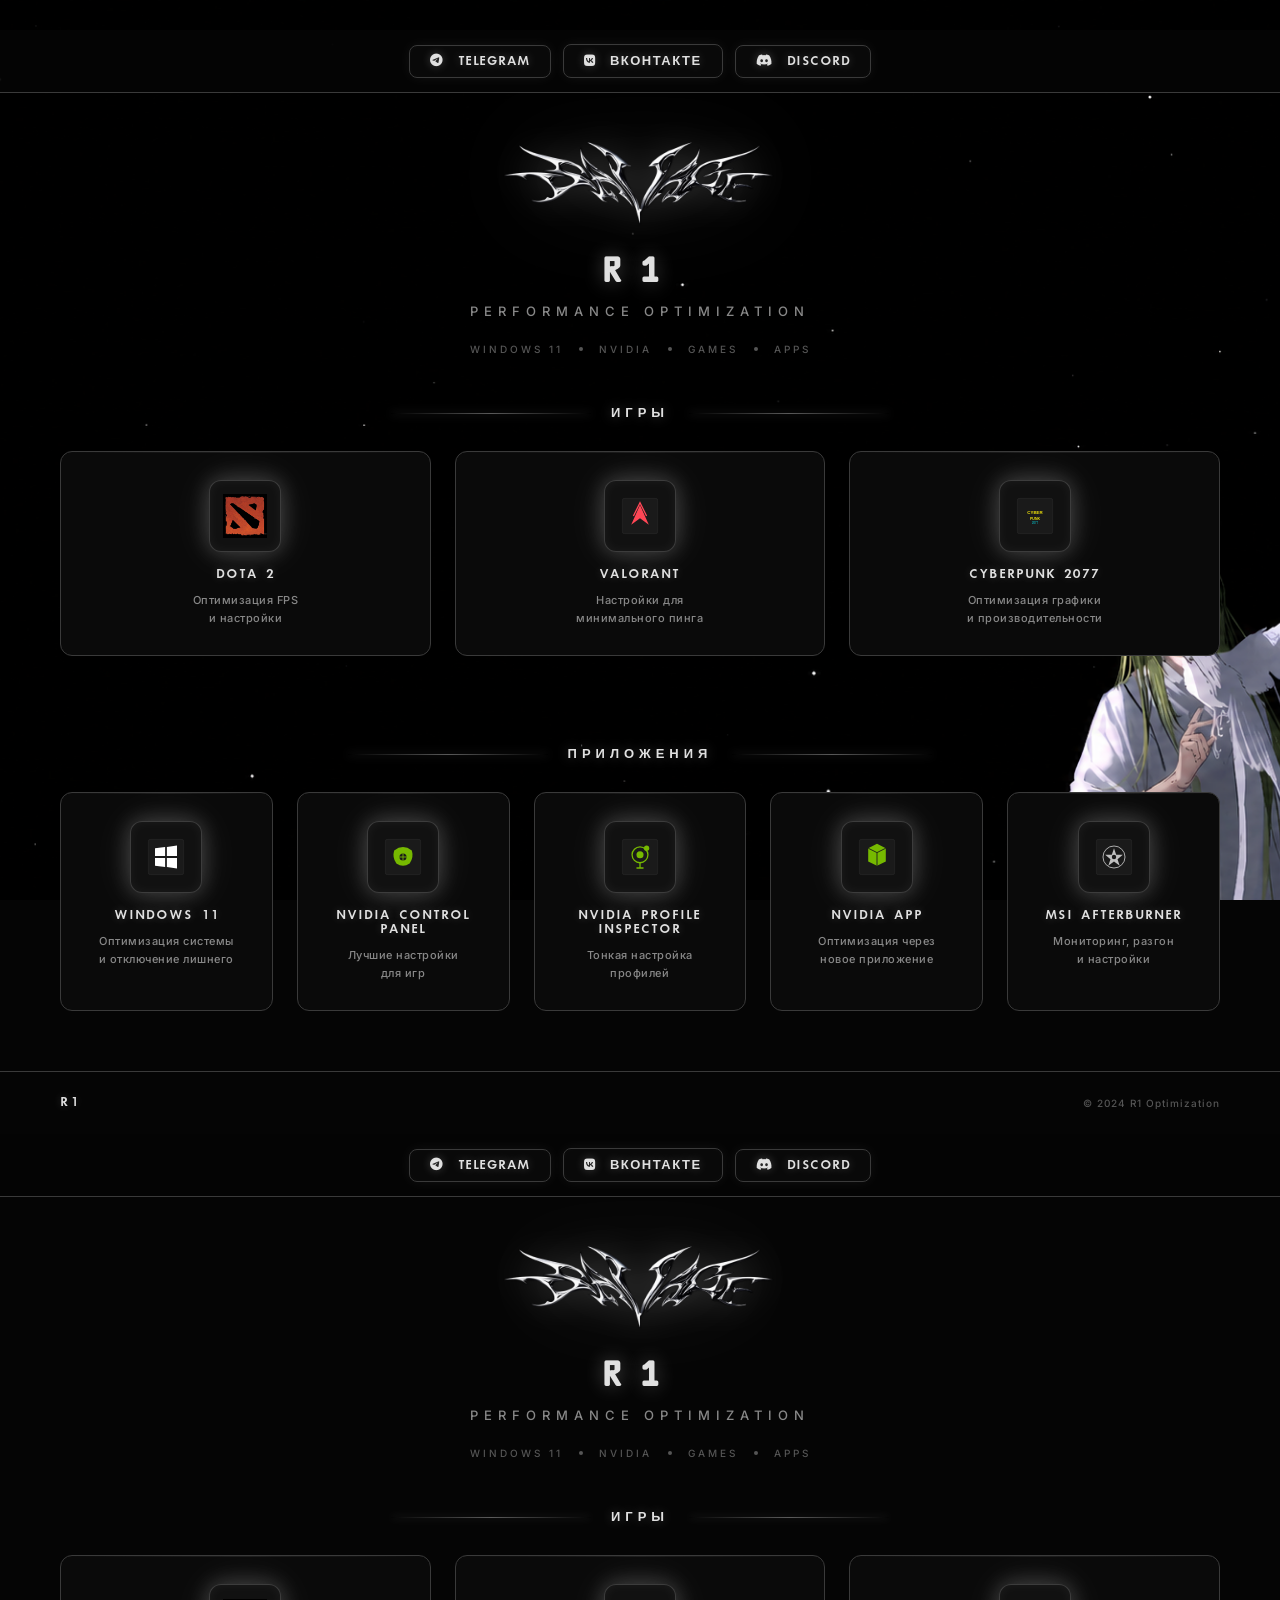
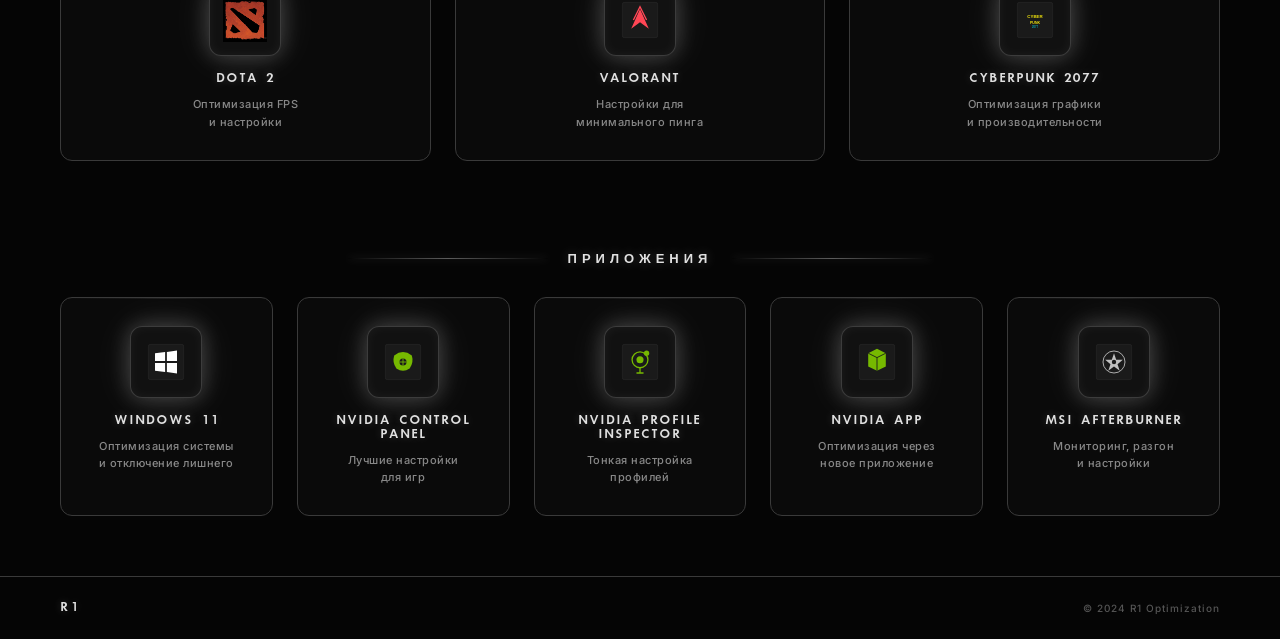
<file: index.html>
<!DOCTYPE html>
<html lang="ru">
<head>
    <meta charset="UTF-8">
    <meta name="viewport" content="width=device-width, initial-scale=1.0">
    <title>R1</title>
    <link rel="preconnect" href="https://fonts.googleapis.com">
    <link rel="preconnect" href="https://fonts.gstatic.com" crossorigin>
    <link href="https://fonts.googleapis.com/css2?family=Inter:wght@300;400;500;600;700&family=Orbitron:wght@400;500;600;700;800;900&display=swap" rel="stylesheet">
    <link rel="stylesheet" href="https://cdnjs.cloudflare.com/ajax/libs/font-awesome/6.4.0/css/all.min.css">
    
    <style>
        @font-face {
            font-family: 'UB Future';
            src: url('UB-Future_Bold.otf') format('opentype');
            font-weight: 700;
            font-display: swap;
        }

        @font-face {
            font-family: 'SchriftXP';
            src: url('FE-SchriftXP-Regular.otf') format('opentype');
            font-weight: 400;
            font-display: swap;
        }

        * { margin: 0; padding: 0; box-sizing: border-box; }

        :root {
            --bg-primary: #050505;
            --bg-card: #0a0a0a;
            --bg-card-hover: #111111;
            --border-color: #3a3a3a;
            --border-hover: #6a6a6a;
            --text-primary: #e0e0e0;
            --text-secondary: #888888;
            --text-muted: #555555;
            --accent: #c0c0c0;
            --accent-glow: rgba(192, 192, 192, 0.1);
            --font-primary: 'Inter', sans-serif;
            --font-display: 'UB Future', 'Orbitron', sans-serif;
        }

        body {
            font-family: var(--font-primary);
            font-weight: 500;
            background-color: var(--bg-primary);
            color: var(--text-primary);
            min-height: 100vh;
            overflow-x: hidden;
            background-image: url('pon.png');
            background-size: cover; background-position: center;
            background-attachment: fixed;
            padding-top: 30px;
        }

        /* ===== ШАПКА ===== */
        .navbar {
            display: flex;
            align-items: center;
            justify-content: center;
            gap: 12px;
            padding: 14px 40px;
            border-bottom: 1px solid var(--border-color);
            background: rgba(5, 5, 5, 0.85);
            backdrop-filter: blur(12px);
            position: relative;
            z-index: 100;
            flex-wrap: wrap;
        }

        .nav-link {
            font-family: var(--font-display);
            font-size: 13px;
            font-weight: 700;
            letter-spacing: 1.5px;
            color: var(--text-primary);
            text-decoration: none;
            padding: 8px 20px;
            border: 1px solid var(--border-color);
            border-radius: 8px;
            transition: all 0.3s ease;
            background: rgba(255,255,255,0.02);
            text-transform: uppercase;
            position: relative;
            cursor: pointer;
            text-shadow: 0 0 10px rgba(255,255,255,0.25);
        }

        .nav-link {
            box-shadow: 0 0 14px rgba(255,255,255,0.06), inset 0 0 8px rgba(255,255,255,0.02);
        }

        .nav-link:hover {
            color: var(--text-primary);
            border-color: var(--border-hover);
            transform: translateY(-2px);
            box-shadow: 0 0 24px rgba(255,255,255,0.12);
        }

        .nav-link.telegram:hover {
            border-color: #0088cc;
            box-shadow: 0 0 25px rgba(0, 136, 204, 0.15);
        }

        .nav-link.vk:hover {
            border-color: #4c75a3;
            box-shadow: 0 0 25px rgba(76, 117, 163, 0.15);
        }

        .nav-link.discord:hover {
            border-color: #5865f2;
            box-shadow: 0 0 25px rgba(88, 101, 242, 0.15);
        }

        /* ===== HERO ===== */
        .hero {
            display: flex; flex-direction: column; align-items: center; justify-content: center;
            padding: 40px 20px 20px; text-align: center; position: relative;
        }

        .hero-logo-img {
            width: 280px; max-width: 70vw; margin-bottom: 16px;
            filter: drop-shadow(0 0 18px rgba(255,255,255,0.25)) drop-shadow(0 0 45px rgba(255,255,255,0.12));
            z-index: 2;
        }

        .hero-title {
            font-family: 'SchriftXP', var(--font-display);
            font-size: 40px; font-weight: 700; letter-spacing: 20px; margin-bottom: 12px;
            color: var(--text-primary);
            text-shadow: 0 0 20px rgba(255,255,255,0.3);
        }

        .hero-subtitle {
            font-size: 13px; font-weight: 500; letter-spacing: 6px; text-transform: uppercase;
            color: var(--text-secondary); margin-bottom: 24px;
        }

        .hero-tags {
            display: flex; gap: 16px; align-items: center;
            font-size: 10px; letter-spacing: 3px; text-transform: uppercase;
            color: var(--text-muted);
        }

        .hero-tags .dot { width: 4px; height: 4px; background: var(--text-muted); border-radius: 50%; }

        /* ===== DIVIDER ===== */
        .section-divider {
            display: flex; align-items: center; justify-content: center;
            gap: 20px; padding: 30px 20px; position: relative;
        }

        .section-divider::before, .section-divider::after {
            content: ''; flex: 1; max-width: 200px; height: 1px;
            background: linear-gradient(90deg, transparent, rgba(255,255,255,0.35), transparent);
            box-shadow: 0 0 8px rgba(255,255,255,0.25);
        }

        .section-divider span {
            font-family: var(--font-display);
            font-size: 13px; letter-spacing: 5px; text-transform: uppercase;
            color: var(--text-primary);
            font-weight: 700;
            text-shadow: 0 0 12px rgba(255,255,255,0.25);
        }

        /* ===== CARDS ===== */
        .cards-section { padding: 0 60px 60px; max-width: 1400px; margin: 0 auto; }

        .cards-grid { display: grid; gap: 24px; }
        .games-grid { grid-template-columns: repeat(3, 1fr); }
        .apps-grid { grid-template-columns: repeat(5, 1fr); }

        .card {
            background: var(--bg-card);
            border: 1px solid var(--border-color);
            border-radius: 12px;
            padding: 28px 18px;
            text-align: center;
            cursor: pointer;
            transition: all 0.4s cubic-bezier(0.4, 0, 0.2, 1);
            position: relative;
            overflow: hidden;
            opacity: 0;
            animation: fadeInUp 0.6s ease forwards;
        }

        .card:nth-child(1) { animation-delay: 0.05s; }
        .card:nth-child(2) { animation-delay: 0.1s; }
        .card:nth-child(3) { animation-delay: 0.15s; }
        .card:nth-child(4) { animation-delay: 0.2s; }
        .card:nth-child(5) { animation-delay: 0.25s; }
        .card:nth-child(6) { animation-delay: 0.3s; }
        .card:nth-child(7) { animation-delay: 0.35s; }
        .card:nth-child(8) { animation-delay: 0.4s; }

        .card::before {
            content: ''; position: absolute; top: 0; left: 0; right: 0; height: 1px;
            background: linear-gradient(90deg, transparent, rgba(255,255,255,0.08), transparent);
        }

        .card:hover {
            background: var(--bg-card-hover);
            border-color: var(--border-hover);
            transform: translateY(-4px);
            box-shadow: 0 20px 40px rgba(0,0,0,0.4);
        }

        .card-icon {
            width: 72px; height: 72px; margin: 0 auto 16px;
            display: flex; align-items: center; justify-content: center;
            border-radius: 12px; background: rgba(255,255,255,0.03);
            border: 1px solid rgba(255,255,255,0.18);
            box-shadow: 0 0 22px rgba(255,255,255,0.22), 0 0 45px rgba(255,255,255,0.1), inset 0 0 12px rgba(255,255,255,0.05);
            transition: all 0.3s ease;
        }

        .card:hover .card-icon {
            border-color: var(--border-hover);
            box-shadow: 0 0 34px rgba(255,255,255,0.32), 0 0 60px rgba(255,255,255,0.15), inset 0 0 14px rgba(255,255,255,0.08);
        }

        .card-icon svg, .card-icon img { width: 44px; height: 44px; object-fit: contain; }

        .card-title {
            font-family: var(--font-display);
            font-size: 13px; font-weight: 700; letter-spacing: 2px;
            margin-bottom: 10px; color: var(--text-primary);
            text-shadow: 0 0 10px rgba(255,255,255,0.2);
        }

        .card-desc {
            font-size: 11px; line-height: 1.6; color: var(--text-secondary); letter-spacing: 0.5px;
        }

        /* ===== FOOTER ===== */
        .footer {
            border-top: 1px solid var(--border-color);
            padding: 24px 60px;
            display: flex;
            align-items: center;
            justify-content: space-between;
        }

        .footer-logo {
            font-family: var(--font-display);
            font-size: 13px; font-weight: 700; letter-spacing: 3px; color: var(--text-primary);
            text-shadow: 0 0 10px rgba(255,255,255,0.2);
        }

        .footer-copy { font-size: 10px; color: var(--text-muted); letter-spacing: 1px; }

        /* ===== ANIMATIONS ===== */
        @keyframes fadeInUp {
            from { opacity: 0; transform: translateY(30px); }
            to { opacity: 1; transform: translateY(0); }
        }

        /* ===== RESPONSIVE ===== */
        @media (max-width: 1200px) { .apps-grid { grid-template-columns: repeat(3, 1fr); } }
        @media (max-width: 992px) { .games-grid { grid-template-columns: repeat(2, 1fr); } .apps-grid { grid-template-columns: repeat(2, 1fr); } }
        @media (max-width: 768px) {
            .navbar { padding: 12px 20px; gap: 8px; }
            .nav-link { font-size: 11px; padding: 6px 14px; letter-spacing: 1px; }
            .hero-title { font-size: 28px; letter-spacing: 12px; }
            .hero-subtitle { font-size: 11px; letter-spacing: 4px; }
            .cards-section { padding: 0 24px 40px; }
            .cards-grid { gap: 16px; }
            .card { padding: 20px 14px; }
            .footer { flex-direction: column; gap: 12px; text-align: center; padding: 20px; }
        }
        @media (max-width: 480px) {
            .games-grid, .apps-grid { grid-template-columns: 1fr; }
            .hero-tags { flex-wrap: wrap; justify-content: center; }
            .hero-logo-img { width: 200px; }
            .navbar { gap: 6px; }
            .nav-link { font-size: 10px; padding: 4px 10px; letter-spacing: 0.5px; }
        }
    </style>
</head>
<body>

    <!-- ===== ШАПКА ===== -->
    <nav class="navbar">
        <a href="https://t.me/tiredR1mty" target="_blank" class="nav-link telegram">
            <i class="fab fa-telegram-plane" style="margin-right: 6px;"></i> Telegram
        </a>
        <a href="https://vk.ru/r1mtyqwe" target="_blank" class="nav-link vk">
            <i class="fab fa-vk" style="margin-right: 6px;"></i> ВКонтакте
        </a>
        <a href="https://discord.gg/tMqzze3SBf" target="_blank" class="nav-link discord">
            <i class="fab fa-discord" style="margin-right: 6px;"></i> Discord
        </a>
    </nav>

    <!-- HERO -->
    <section class="hero">
        <img src="fon.png" alt="R1 Logo" class="hero-logo-img">
        <h1 class="hero-title">R1</h1>
        <p class="hero-subtitle">Performance Optimization</p>
        <div class="hero-tags">
            <span>Windows 11</span><span class="dot"></span>
            <span>NVIDIA</span><span class="dot"></span>
            <span>Games</span><span class="dot"></span>
            <span>Apps</span>
        </div>
    </section>

    <!-- ===== ИГРЫ ===== -->
    <div class="section-divider">
        <span>Игры</span>
    </div>

    <section class="cards-section">
        <div class="cards-grid games-grid">
            <!-- Dota 2 -->
            <a href="dota.html" style="text-decoration: none; color: inherit; display: block;">
                <div class="card">
                    <div class="card-icon">
                        <img src="dota.jpg" alt="Dota 2 Icon" onerror="this.style.display='none'; this.parentElement.innerHTML='&lt;span style=&quot;font-size:22px;font-weight:700;color:#e74c3c;&quot;&gt;DOTA&lt;/span&gt;'">
                    </div>
                    <h3 class="card-title">DOTA 2</h3>
                    <p class="card-desc">Оптимизация FPS<br>и настройки</p>
                </div>
            </a>

            <!-- Valorant -->
            <div class="card">
                <div class="card-icon">
                    <svg viewBox="0 0 100 100" width="44" height="44">
                        <rect x="10" y="10" width="80" height="80" rx="4" fill="#1a1a1a" stroke="#333" stroke-width="1"/>
                        <path d="M30 70 L50 25 L70 70 L50 55 Z" fill="#ff4655"/>
                        <path d="M35 50 L50 20 L65 50" fill="none" stroke="#ff4655" stroke-width="3"/>
                    </svg>
                </div>
                <h3 class="card-title">VALORANT</h3>
                <p class="card-desc">Настройки для<br>минимального пинга</p>
            </div>

            <!-- Cyberpunk -->
            <div class="card">
                <div class="card-icon">
                    <svg viewBox="0 0 100 100" width="44" height="44">
                        <rect x="10" y="10" width="80" height="80" rx="4" fill="#1a1a1a" stroke="#333" stroke-width="1"/>
                        <text x="50" y="45" text-anchor="middle" fill="#fcee0a" font-family="Arial" font-size="10" font-weight="bold">CYBER</text>
                        <text x="50" y="58" text-anchor="middle" fill="#fcee0a" font-family="Arial" font-size="8" font-weight="bold">PUNK</text>
                        <text x="50" y="68" text-anchor="middle" fill="#00f0ff" font-family="Arial" font-size="6">2077</text>
                    </svg>
                </div>
                <h3 class="card-title">CYBERPUNK 2077</h3>
                <p class="card-desc">Оптимизация графики<br>и производительности</p>
            </div>
        </div>
    </section>

    <!-- ===== ПРИЛОЖЕНИЯ ===== -->
    <div class="section-divider">
        <span>Приложения</span>
    </div>

    <section class="cards-section">
        <div class="cards-grid apps-grid">
            <!-- Windows 11 -->
            <div class="card">
                <div class="card-icon">
                    <svg viewBox="0 0 100 100" width="44" height="44">
                        <rect x="10" y="10" width="80" height="80" rx="4" fill="#1a1a1a" stroke="#333" stroke-width="1"/>
                        <path d="M25 30 L48 27 L48 48 L25 48 Z" fill="white"/>
                        <path d="M52 27 L75 24 L75 48 L52 48 Z" fill="white"/>
                        <path d="M25 52 L48 52 L48 73 L25 70 Z" fill="white"/>
                        <path d="M52 52 L75 52 L75 76 L52 73 Z" fill="white"/>
                    </svg>
                </div>
                <h3 class="card-title">WINDOWS 11</h3>
                <p class="card-desc">Оптимизация системы<br>и отключение лишнего</p>
            </div>

            <!-- NVIDIA Control Panel -->
            <div class="card">
                <div class="card-icon">
                    <svg viewBox="0 0 100 100" width="44" height="44">
                        <rect x="10" y="10" width="80" height="80" rx="4" fill="#1a1a1a" stroke="#333" stroke-width="1"/>
                        <path d="M30 35 Q50 20 70 35 Q75 50 65 65 Q50 75 35 65 Q25 50 30 35" fill="#76b900"/>
                        <circle cx="50" cy="50" r="8" fill="#1a1a1a"/>
                        <path d="M50 42 L50 58 M42 50 L58 50" stroke="#76b900" stroke-width="2"/>
                    </svg>
                </div>
                <h3 class="card-title">NVIDIA CONTROL PANEL</h3>
                <p class="card-desc">Лучшие настройки<br>для игр</p>
            </div>

            <!-- NVIDIA Profile Inspector -->
            <div class="card">
                <div class="card-icon">
                    <svg viewBox="0 0 100 100" width="44" height="44">
                        <rect x="10" y="10" width="80" height="80" rx="4" fill="#1a1a1a" stroke="#333" stroke-width="1"/>
                        <circle cx="50" cy="45" r="18" fill="none" stroke="#76b900" stroke-width="3"/>
                        <circle cx="50" cy="45" r="8" fill="#76b900"/>
                        <line x1="50" y1="63" x2="50" y2="75" stroke="#76b900" stroke-width="3"/>
                        <line x1="42" y1="75" x2="58" y2="75" stroke="#76b900" stroke-width="3"/>
                        <circle cx="65" cy="30" r="6" fill="#76b900"/>
                    </svg>
                </div>
                <h3 class="card-title">NVIDIA PROFILE INSPECTOR</h3>
                <p class="card-desc">Тонкая настройка<br>профилей</p>
            </div>

            <!-- NVIDIA App -->
            <div class="card">
                <div class="card-icon">
                    <svg viewBox="0 0 100 100" width="44" height="44">
                        <rect x="10" y="10" width="80" height="80" rx="4" fill="#1a1a1a" stroke="#333" stroke-width="1"/>
                        <path d="M30 30 L50 20 L70 30 L70 60 L50 70 L30 60 Z" fill="#76b900"/>
                        <path d="M30 30 L50 40 L70 30" fill="none" stroke="#1a1a1a" stroke-width="2"/>
                        <path d="M50 40 L50 70" fill="none" stroke="#1a1a1a" stroke-width="2"/>
                    </svg>
                </div>
                <h3 class="card-title">NVIDIA APP</h3>
                <p class="card-desc">Оптимизация через<br>новое приложение</p>
            </div>

            <!-- MSI Afterburner -->
            <div class="card">
                <div class="card-icon">
                    <svg viewBox="0 0 100 100" width="44" height="44">
                        <rect x="10" y="10" width="80" height="80" rx="4" fill="#1a1a1a" stroke="#333" stroke-width="1"/>
                        <circle cx="50" cy="50" r="25" fill="none" stroke="#c0c0c0" stroke-width="2"/>
                        <path d="M50 30 L55 45 L70 45 L58 55 L63 70 L50 60 L37 70 L42 55 L30 45 L45 45 Z" fill="#c0c0c0"/>
                        <circle cx="50" cy="50" r="5" fill="#1a1a1a"/>
                    </svg>
                </div>
                <h3 class="card-title">MSI AFTERBURNER</h3>
                <p class="card-desc">Мониторинг, разгон<br>и настройки</p>
            </div>
        </div>
    </section>

    <!-- ===== FOOTER ===== -->
    <footer class="footer">
        <div class="footer-logo">R1</div>
        <div class="footer-copy">© 2024 R1 Optimization</div>
    </footer>

    <script src="script.js"></script>
</body>
</html><!DOCTYPE html>
<html lang="ru">
<head>
    <meta charset="UTF-8">
    <meta name="viewport" content="width=device-width, initial-scale=1.0">
    <title>R1</title>
    <link rel="preconnect" href="https://fonts.googleapis.com">
    <link rel="preconnect" href="https://fonts.gstatic.com" crossorigin>
    <link href="https://fonts.googleapis.com/css2?family=Inter:wght@300;400;500;600;700&family=Orbitron:wght@400;500;600;700;800;900&display=swap" rel="stylesheet">
    <link rel="stylesheet" href="https://cdnjs.cloudflare.com/ajax/libs/font-awesome/6.4.0/css/all.min.css">
    
    <style>
        @font-face {
            font-family: 'UB Future';
            src: url('UB-Future_Bold.otf') format('opentype');
            font-weight: 700;
            font-display: swap;
        }

        @font-face {
            font-family: 'SchriftXP';
            src: url('FE-SchriftXP-Regular.otf') format('opentype');
            font-weight: 400;
            font-display: swap;
        }

        * { margin: 0; padding: 0; box-sizing: border-box; }

        :root {
            --bg-primary: #050505;
            --bg-card: #0a0a0a;
            --bg-card-hover: #111111;
            --border-color: #3a3a3a;
            --border-hover: #6a6a6a;
            --text-primary: #e0e0e0;
            --text-secondary: #888888;
            --text-muted: #555555;
            --accent: #c0c0c0;
            --accent-glow: rgba(192, 192, 192, 0.1);
            --font-primary: 'Inter', sans-serif;
            --font-display: 'UB Future', 'Orbitron', sans-serif;
        }

        body {
            font-family: var(--font-primary);
            font-weight: 500;
            background-color: var(--bg-primary);
            color: var(--text-primary);
            min-height: 100vh;
            overflow-x: hidden;
            background-image: url('pon.png');
            background-size: cover; background-position: center;
            background-attachment: fixed;
            padding-top: 30px;
        }

        /* ===== ШАПКА ===== */
        .navbar {
            display: flex;
            align-items: center;
            justify-content: center;
            gap: 12px;
            padding: 14px 40px;
            border-bottom: 1px solid var(--border-color);
            background: rgba(5, 5, 5, 0.85);
            backdrop-filter: blur(12px);
            position: relative;
            z-index: 100;
            flex-wrap: wrap;
        }

        .nav-link {
            font-family: var(--font-display);
            font-size: 13px;
            font-weight: 700;
            letter-spacing: 1.5px;
            color: var(--text-primary);
            text-decoration: none;
            padding: 8px 20px;
            border: 1px solid var(--border-color);
            border-radius: 8px;
            transition: all 0.3s ease;
            background: rgba(255,255,255,0.02);
            text-transform: uppercase;
            position: relative;
            cursor: pointer;
            text-shadow: 0 0 10px rgba(255,255,255,0.25);
        }

        .nav-link {
            box-shadow: 0 0 14px rgba(255,255,255,0.06), inset 0 0 8px rgba(255,255,255,0.02);
        }

        .nav-link:hover {
            color: var(--text-primary);
            border-color: var(--border-hover);
            transform: translateY(-2px);
            box-shadow: 0 0 24px rgba(255,255,255,0.12);
        }

        .nav-link.telegram:hover {
            border-color: #0088cc;
            box-shadow: 0 0 25px rgba(0, 136, 204, 0.15);
        }

        .nav-link.vk:hover {
            border-color: #4c75a3;
            box-shadow: 0 0 25px rgba(76, 117, 163, 0.15);
        }

        .nav-link.discord:hover {
            border-color: #5865f2;
            box-shadow: 0 0 25px rgba(88, 101, 242, 0.15);
        }

        /* ===== HERO ===== */
        .hero {
            display: flex; flex-direction: column; align-items: center; justify-content: center;
            padding: 40px 20px 20px; text-align: center; position: relative;
        }

        .hero-logo-img {
            width: 280px; max-width: 70vw; margin-bottom: 16px;
            filter: drop-shadow(0 0 18px rgba(255,255,255,0.25)) drop-shadow(0 0 45px rgba(255,255,255,0.12));
            z-index: 2;
        }

        .hero-title {
            font-family: 'SchriftXP', var(--font-display);
            font-size: 40px; font-weight: 700; letter-spacing: 20px; margin-bottom: 12px;
            color: var(--text-primary);
            text-shadow: 0 0 20px rgba(255,255,255,0.3);
        }

        .hero-subtitle {
            font-size: 13px; font-weight: 500; letter-spacing: 6px; text-transform: uppercase;
            color: var(--text-secondary); margin-bottom: 24px;
        }

        .hero-tags {
            display: flex; gap: 16px; align-items: center;
            font-size: 10px; letter-spacing: 3px; text-transform: uppercase;
            color: var(--text-muted);
        }

        .hero-tags .dot { width: 4px; height: 4px; background: var(--text-muted); border-radius: 50%; }

        /* ===== DIVIDER ===== */
        .section-divider {
            display: flex; align-items: center; justify-content: center;
            gap: 20px; padding: 30px 20px; position: relative;
        }

        .section-divider::before, .section-divider::after {
            content: ''; flex: 1; max-width: 200px; height: 1px;
            background: linear-gradient(90deg, transparent, rgba(255,255,255,0.35), transparent);
            box-shadow: 0 0 8px rgba(255,255,255,0.25);
        }

        .section-divider span {
            font-family: var(--font-display);
            font-size: 13px; letter-spacing: 5px; text-transform: uppercase;
            color: var(--text-primary);
            font-weight: 700;
            text-shadow: 0 0 12px rgba(255,255,255,0.25);
        }

        /* ===== CARDS ===== */
        .cards-section { padding: 0 60px 60px; max-width: 1400px; margin: 0 auto; }

        .cards-grid { display: grid; gap: 24px; }
        .games-grid { grid-template-columns: repeat(3, 1fr); }
        .apps-grid { grid-template-columns: repeat(5, 1fr); }

        .card {
            background: var(--bg-card);
            border: 1px solid var(--border-color);
            border-radius: 12px;
            padding: 28px 18px;
            text-align: center;
            cursor: pointer;
            transition: all 0.4s cubic-bezier(0.4, 0, 0.2, 1);
            position: relative;
            overflow: hidden;
            opacity: 0;
            animation: fadeInUp 0.6s ease forwards;
        }

        .card:nth-child(1) { animation-delay: 0.05s; }
        .card:nth-child(2) { animation-delay: 0.1s; }
        .card:nth-child(3) { animation-delay: 0.15s; }
        .card:nth-child(4) { animation-delay: 0.2s; }
        .card:nth-child(5) { animation-delay: 0.25s; }
        .card:nth-child(6) { animation-delay: 0.3s; }
        .card:nth-child(7) { animation-delay: 0.35s; }
        .card:nth-child(8) { animation-delay: 0.4s; }

        .card::before {
            content: ''; position: absolute; top: 0; left: 0; right: 0; height: 1px;
            background: linear-gradient(90deg, transparent, rgba(255,255,255,0.08), transparent);
        }

        .card:hover {
            background: var(--bg-card-hover);
            border-color: var(--border-hover);
            transform: translateY(-4px);
            box-shadow: 0 20px 40px rgba(0,0,0,0.4);
        }

        .card-icon {
            width: 72px; height: 72px; margin: 0 auto 16px;
            display: flex; align-items: center; justify-content: center;
            border-radius: 12px; background: rgba(255,255,255,0.03);
            border: 1px solid rgba(255,255,255,0.18);
            box-shadow: 0 0 22px rgba(255,255,255,0.22), 0 0 45px rgba(255,255,255,0.1), inset 0 0 12px rgba(255,255,255,0.05);
            transition: all 0.3s ease;
        }

        .card:hover .card-icon {
            border-color: var(--border-hover);
            box-shadow: 0 0 34px rgba(255,255,255,0.32), 0 0 60px rgba(255,255,255,0.15), inset 0 0 14px rgba(255,255,255,0.08);
        }

        .card-icon svg, .card-icon img { width: 44px; height: 44px; object-fit: contain; }

        .card-title {
            font-family: var(--font-display);
            font-size: 13px; font-weight: 700; letter-spacing: 2px;
            margin-bottom: 10px; color: var(--text-primary);
            text-shadow: 0 0 10px rgba(255,255,255,0.2);
        }

        .card-desc {
            font-size: 11px; line-height: 1.6; color: var(--text-secondary); letter-spacing: 0.5px;
        }

        /* ===== FOOTER ===== */
        .footer {
            border-top: 1px solid var(--border-color);
            padding: 24px 60px;
            display: flex;
            align-items: center;
            justify-content: space-between;
        }

        .footer-logo {
            font-family: var(--font-display);
            font-size: 13px; font-weight: 700; letter-spacing: 3px; color: var(--text-primary);
            text-shadow: 0 0 10px rgba(255,255,255,0.2);
        }

        .footer-copy { font-size: 10px; color: var(--text-muted); letter-spacing: 1px; }

        /* ===== ANIMATIONS ===== */
        @keyframes fadeInUp {
            from { opacity: 0; transform: translateY(30px); }
            to { opacity: 1; transform: translateY(0); }
        }

        /* ===== RESPONSIVE ===== */
        @media (max-width: 1200px) { .apps-grid { grid-template-columns: repeat(3, 1fr); } }
        @media (max-width: 992px) { .games-grid { grid-template-columns: repeat(2, 1fr); } .apps-grid { grid-template-columns: repeat(2, 1fr); } }
        @media (max-width: 768px) {
            .navbar { padding: 12px 20px; gap: 8px; }
            .nav-link { font-size: 11px; padding: 6px 14px; letter-spacing: 1px; }
            .hero-title { font-size: 28px; letter-spacing: 12px; }
            .hero-subtitle { font-size: 11px; letter-spacing: 4px; }
            .cards-section { padding: 0 24px 40px; }
            .cards-grid { gap: 16px; }
            .card { padding: 20px 14px; }
            .footer { flex-direction: column; gap: 12px; text-align: center; padding: 20px; }
        }
        @media (max-width: 480px) {
            .games-grid, .apps-grid { grid-template-columns: 1fr; }
            .hero-tags { flex-wrap: wrap; justify-content: center; }
            .hero-logo-img { width: 200px; }
            .navbar { gap: 6px; }
            .nav-link { font-size: 10px; padding: 4px 10px; letter-spacing: 0.5px; }
        }
    </style>
</head>
<body>

    <!-- ===== ШАПКА ===== -->
    <nav class="navbar">
        <a href="https://t.me/tiredR1mty" target="_blank" class="nav-link telegram">
            <i class="fab fa-telegram-plane" style="margin-right: 6px;"></i> Telegram
        </a>
        <a href="https://vk.ru/r1mtyqwe" target="_blank" class="nav-link vk">
            <i class="fab fa-vk" style="margin-right: 6px;"></i> ВКонтакте
        </a>
        <a href="https://discord.gg/6UknAxkWV" target="_blank" class="nav-link discord">
            <i class="fab fa-discord" style="margin-right: 6px;"></i> Discord
        </a>
    </nav>

    <!-- HERO -->
    <section class="hero">
        <img src="fon.png" alt="R1 Logo" class="hero-logo-img">
        <h1 class="hero-title">R1</h1>
        <p class="hero-subtitle">Performance Optimization</p>
        <div class="hero-tags">
            <span>Windows 11</span><span class="dot"></span>
            <span>NVIDIA</span><span class="dot"></span>
            <span>Games</span><span class="dot"></span>
            <span>Apps</span>
        </div>
    </section>

    <!-- ===== ИГРЫ ===== -->
    <div class="section-divider">
        <span>Игры</span>
    </div>

    <section class="cards-section">
        <div class="cards-grid games-grid">
            <!-- Dota 2 -->
            <a href="dota.html" style="text-decoration: none; color: inherit; display: block;">
                <div class="card">
                    <div class="card-icon">
                        <img src="dota.jpg" alt="Dota 2 Icon" onerror="this.style.display='none'; this.parentElement.innerHTML='&lt;span style=&quot;font-size:22px;font-weight:700;color:#e74c3c;&quot;&gt;DOTA&lt;/span&gt;'">
                    </div>
                    <h3 class="card-title">DOTA 2</h3>
                    <p class="card-desc">Оптимизация FPS<br>и настройки</p>
                </div>
            </a>

            <!-- Valorant -->
            <div class="card">
                <div class="card-icon">
                    <svg viewBox="0 0 100 100" width="44" height="44">
                        <rect x="10" y="10" width="80" height="80" rx="4" fill="#1a1a1a" stroke="#333" stroke-width="1"/>
                        <path d="M30 70 L50 25 L70 70 L50 55 Z" fill="#ff4655"/>
                        <path d="M35 50 L50 20 L65 50" fill="none" stroke="#ff4655" stroke-width="3"/>
                    </svg>
                </div>
                <h3 class="card-title">VALORANT</h3>
                <p class="card-desc">Настройки для<br>минимального пинга</p>
            </div>

            <!-- Cyberpunk -->
            <div class="card">
                <div class="card-icon">
                    <svg viewBox="0 0 100 100" width="44" height="44">
                        <rect x="10" y="10" width="80" height="80" rx="4" fill="#1a1a1a" stroke="#333" stroke-width="1"/>
                        <text x="50" y="45" text-anchor="middle" fill="#fcee0a" font-family="Arial" font-size="10" font-weight="bold">CYBER</text>
                        <text x="50" y="58" text-anchor="middle" fill="#fcee0a" font-family="Arial" font-size="8" font-weight="bold">PUNK</text>
                        <text x="50" y="68" text-anchor="middle" fill="#00f0ff" font-family="Arial" font-size="6">2077</text>
                    </svg>
                </div>
                <h3 class="card-title">CYBERPUNK 2077</h3>
                <p class="card-desc">Оптимизация графики<br>и производительности</p>
            </div>
        </div>
    </section>

    <!-- ===== ПРИЛОЖЕНИЯ ===== -->
    <div class="section-divider">
        <span>Приложения</span>
    </div>

    <section class="cards-section">
        <div class="cards-grid apps-grid">
            <!-- Windows 11 -->
            <div class="card">
                <div class="card-icon">
                    <svg viewBox="0 0 100 100" width="44" height="44">
                        <rect x="10" y="10" width="80" height="80" rx="4" fill="#1a1a1a" stroke="#333" stroke-width="1"/>
                        <path d="M25 30 L48 27 L48 48 L25 48 Z" fill="white"/>
                        <path d="M52 27 L75 24 L75 48 L52 48 Z" fill="white"/>
                        <path d="M25 52 L48 52 L48 73 L25 70 Z" fill="white"/>
                        <path d="M52 52 L75 52 L75 76 L52 73 Z" fill="white"/>
                    </svg>
                </div>
                <h3 class="card-title">WINDOWS 11</h3>
                <p class="card-desc">Оптимизация системы<br>и отключение лишнего</p>
            </div>

            <!-- NVIDIA Control Panel -->
            <div class="card">
                <div class="card-icon">
                    <svg viewBox="0 0 100 100" width="44" height="44">
                        <rect x="10" y="10" width="80" height="80" rx="4" fill="#1a1a1a" stroke="#333" stroke-width="1"/>
                        <path d="M30 35 Q50 20 70 35 Q75 50 65 65 Q50 75 35 65 Q25 50 30 35" fill="#76b900"/>
                        <circle cx="50" cy="50" r="8" fill="#1a1a1a"/>
                        <path d="M50 42 L50 58 M42 50 L58 50" stroke="#76b900" stroke-width="2"/>
                    </svg>
                </div>
                <h3 class="card-title">NVIDIA CONTROL PANEL</h3>
                <p class="card-desc">Лучшие настройки<br>для игр</p>
            </div>

            <!-- NVIDIA Profile Inspector -->
            <div class="card">
                <div class="card-icon">
                    <svg viewBox="0 0 100 100" width="44" height="44">
                        <rect x="10" y="10" width="80" height="80" rx="4" fill="#1a1a1a" stroke="#333" stroke-width="1"/>
                        <circle cx="50" cy="45" r="18" fill="none" stroke="#76b900" stroke-width="3"/>
                        <circle cx="50" cy="45" r="8" fill="#76b900"/>
                        <line x1="50" y1="63" x2="50" y2="75" stroke="#76b900" stroke-width="3"/>
                        <line x1="42" y1="75" x2="58" y2="75" stroke="#76b900" stroke-width="3"/>
                        <circle cx="65" cy="30" r="6" fill="#76b900"/>
                    </svg>
                </div>
                <h3 class="card-title">NVIDIA PROFILE INSPECTOR</h3>
                <p class="card-desc">Тонкая настройка<br>профилей</p>
            </div>

            <!-- NVIDIA App -->
            <div class="card">
                <div class="card-icon">
                    <svg viewBox="0 0 100 100" width="44" height="44">
                        <rect x="10" y="10" width="80" height="80" rx="4" fill="#1a1a1a" stroke="#333" stroke-width="1"/>
                        <path d="M30 30 L50 20 L70 30 L70 60 L50 70 L30 60 Z" fill="#76b900"/>
                        <path d="M30 30 L50 40 L70 30" fill="none" stroke="#1a1a1a" stroke-width="2"/>
                        <path d="M50 40 L50 70" fill="none" stroke="#1a1a1a" stroke-width="2"/>
                    </svg>
                </div>
                <h3 class="card-title">NVIDIA APP</h3>
                <p class="card-desc">Оптимизация через<br>новое приложение</p>
            </div>

            <!-- MSI Afterburner -->
            <div class="card">
                <div class="card-icon">
                    <svg viewBox="0 0 100 100" width="44" height="44">
                        <rect x="10" y="10" width="80" height="80" rx="4" fill="#1a1a1a" stroke="#333" stroke-width="1"/>
                        <circle cx="50" cy="50" r="25" fill="none" stroke="#c0c0c0" stroke-width="2"/>
                        <path d="M50 30 L55 45 L70 45 L58 55 L63 70 L50 60 L37 70 L42 55 L30 45 L45 45 Z" fill="#c0c0c0"/>
                        <circle cx="50" cy="50" r="5" fill="#1a1a1a"/>
                    </svg>
                </div>
                <h3 class="card-title">MSI AFTERBURNER</h3>
                <p class="card-desc">Мониторинг, разгон<br>и настройки</p>
            </div>
        </div>
    </section>

    <!-- ===== FOOTER ===== -->
    <footer class="footer">
        <div class="footer-logo">R1</div>
        <div class="footer-copy">© 2024 R1 Optimization</div>
    </footer>

    <script src="script.js"></script>
</body>
</html>
</file>
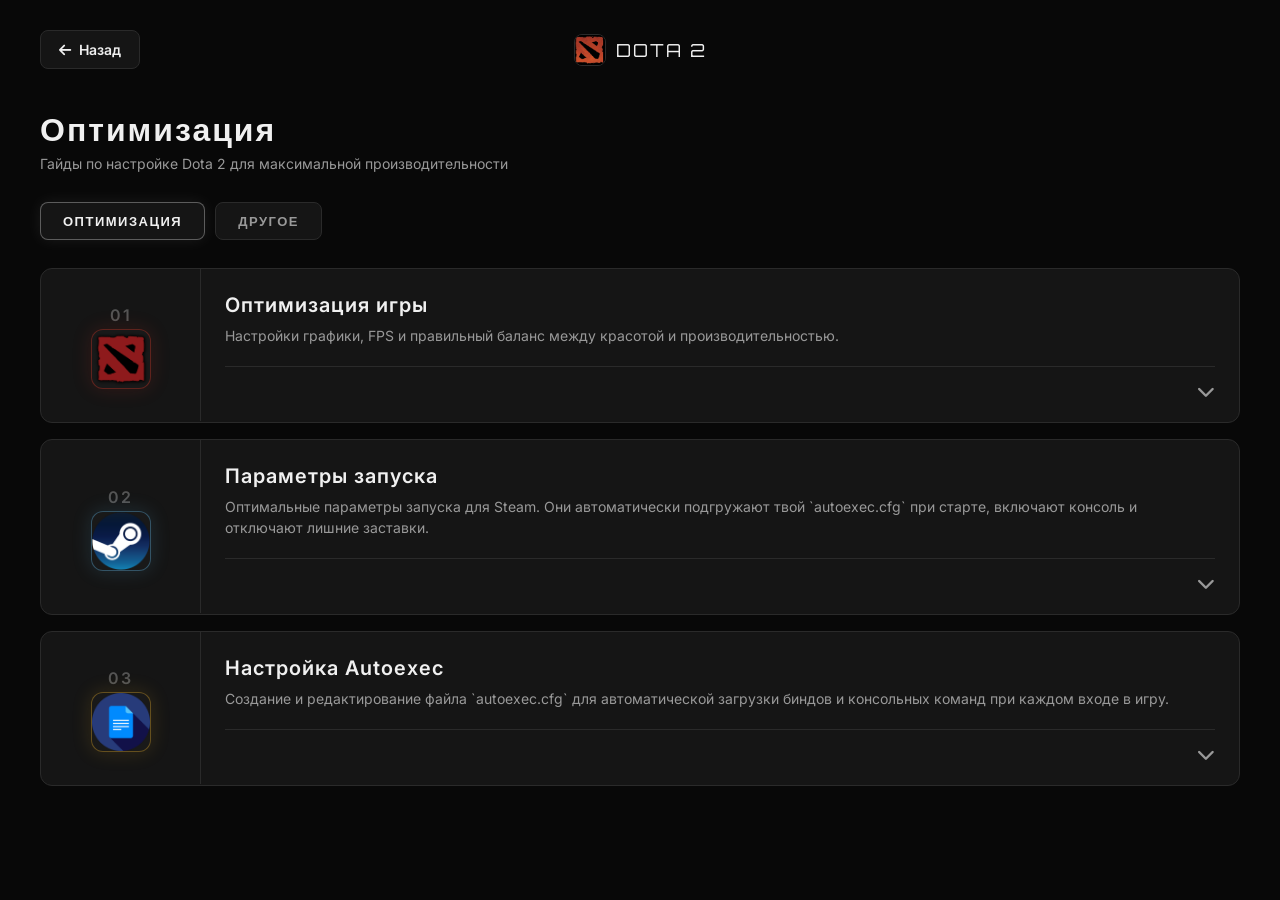
<file: dota.html>
<!DOCTYPE html>
<html lang="ru">
<head>
    <meta charset="UTF-8">
    <meta name="viewport" content="width=device-width, initial-scale=1.0">
    <title>R1 — Dota 2 Guides</title>
    <link rel="preconnect" href="https://fonts.googleapis.com">
    <link rel="preconnect" href="https://fonts.gstatic.com" crossorigin>
    <link href="https://fonts.googleapis.com/css2?family=Inter:wght@300;400;500;600;700&family=Orbitron:wght@400;500;600;700;800;900&display=swap" rel="stylesheet">
    <link rel="stylesheet" href="https://cdnjs.cloudflare.com/ajax/libs/font-awesome/6.4.0/css/all.min.css">
    
    <style>
        /* ===== КРАСНО-ЧЕРНАЯ ТЕМА ===== */
        * { margin: 0; padding: 0; box-sizing: border-box; }
        :root {
            --bg-primary: #080808;
            --bg-card: #151515;
            --bg-card-hover: #1f1f1f;
            --border-color: #2a2a2a;
            --border-hover: #e74c3c;
            --text-primary: #f0f0f0;
            --text-secondary: #999999;
            --text-muted: #555555;
            --accent: #e74c3c;
            --font-primary: 'Inter', sans-serif;
            --font-display: 'Orbitron', sans-serif;
        }

        body {
            font-family: var(--font-primary);
            background-color: var(--bg-primary);
            color: var(--text-primary);
            padding: 30px 40px;
            min-height: 100vh;
        }

        /* ===== ШАПКА СТРАНИЦЫ ===== */
        .page-header {
            display: grid;
            grid-template-columns: 1fr auto 1fr;
            align-items: center;
            margin-bottom: 40px;
        }
        .page-header .back-btn { justify-self: start; }
        .page-header .header-title { justify-self: center; }

        .back-btn {
            display: flex; align-items: center; gap: 8px;
            color: var(--text-primary); text-decoration: none;
            font-size: 14px; font-weight: 600; transition: 0.3s;
            background: var(--bg-card); padding: 10px 18px;
            border-radius: 8px; border: 1px solid var(--border-color);
        }
        .back-btn:hover { border-color: var(--accent); color: var(--accent); }

        .header-title {
            display: flex; align-items: center; gap: 10px;
            font-family: var(--font-display);
            font-size: 18px; letter-spacing: 2px;
            text-transform: uppercase;
        }
        .header-title img {
            width: 32px; height: 32px; border-radius: 8px;
            object-fit: cover; border: 1px solid var(--border-color);
        }

        .header-actions {
            display: flex; gap: 12px; align-items: center;
        }

        .search-box {
            display: flex; align-items: center;
            background: var(--bg-card); border: 1px solid var(--border-color);
            border-radius: 8px; padding: 8px 14px;
        }
        .search-box input {
            background: transparent; border: none; outline: none;
            color: var(--text-primary); font-size: 14px; width: 140px;
        }
        .search-box i { color: var(--text-secondary); margin-right: 8px; }

        .header-btn {
            width: 40px; height: 40px; border-radius: 8px;
            background: var(--bg-card); border: 1px solid var(--border-color);
            display: flex; align-items: center; justify-content: center;
            color: var(--text-secondary); cursor: pointer; transition: 0.2s;
        }
        .header-btn:hover { border-color: var(--accent); color: var(--accent); }

        /* ===== ЗАГОЛОВОК СЕКЦИИ ===== */
        .section-hero {
            display: flex;
            flex-direction: column;
            align-items: flex-start;
            margin-bottom: 30px;
        }
        .section-hero h1 {
            font-family: var(--font-display);
            font-size: 32px; letter-spacing: 2px; margin-bottom: 6px;
        }
        .section-hero p { color: var(--text-secondary); font-size: 14px; }

        /* ===== СПИСОК КАРТОЧЕК ===== */
        .cards-list {
            display: flex;
            flex-direction: column;
            gap: 16px;
            width: 100%;
        }

        .card {
            display: flex;
            flex-direction: column;
            background: var(--bg-card);
            border: 1px solid var(--border-color);
            border-radius: 12px;
            overflow: hidden;
            transition: all 0.3s ease;
            cursor: pointer;
        }
        .card:hover { border-color: var(--border-hover); }

        .card-header {
            display: flex;
            width: 100%;
            padding: 0;
        }

        .card-number-col {
            flex: 0 0 160px;
            min-width: 120px;
            padding: 24px 10px 20px;
            display: flex;
            flex-direction: column;
            align-items: center;
            justify-content: center;
            border-right: 1px solid var(--border-color);
        }
        .card-number-small {
            font-size: 16px;
            color: var(--text-muted);
            font-weight: 600;
            margin-bottom: 4px;
            letter-spacing: 2px;
        }
        
        .card-label-large {
            font-family: var(--font-display);
            font-size: 28px;
            font-weight: 700;
            color: var(--text-primary);
            letter-spacing: 2px;
            text-transform: uppercase;
            line-height: 1;
        }
        .card-label-icon {
            width: 60px; height: 60px;
            display: flex; align-items: center; justify-content: center;
            border-radius: 12px; border: 1px solid var(--border-color);
            background: rgba(255,255,255,0.02);
            transition: all 0.3s ease;
        }
        .card-label-icon img { width: 100%; height: 100%; object-fit: cover; border-radius: 12px; }
        .card-label-icon i { font-size: 28px; color: var(--text-primary); }

        .card-label-icon.icon-dota {
            border-color: rgba(227, 55, 39, 0.35);
            box-shadow: 0 0 20px rgba(227, 55, 39, 0.15);
        }
        .card-label-icon.icon-steam {
            border-color: rgba(102, 192, 244, 0.35);
            box-shadow: 0 0 20px rgba(102, 192, 244, 0.15);
        }
        .card-label-icon.icon-steam i { color: #66c0f4; }
        .card-label-icon.icon-cfg {
            border-color: rgba(240, 180, 41, 0.35);
            box-shadow: 0 0 20px rgba(240, 180, 41, 0.15);
        }
        .card-label-icon.icon-cfg i { color: #f0b429; }

        .card-content-col {
            flex: 1;
            padding: 24px 24px 20px 24px;
            display: flex;
            flex-direction: column;
        }

        .card-content-col h3 {
            font-size: 20px;
            font-weight: 600;
            color: var(--text-primary);
            margin-bottom: 8px;
            letter-spacing: 1px;
        }
        .card-content-col p {
            font-size: 14px;
            color: var(--text-secondary);
            line-height: 1.5;
        }

        .tab-switcher {
            display: flex; gap: 10px; margin-bottom: 28px;
        }
        .tab-btn {
            font-family: var(--font-display);
            font-size: 13px; font-weight: 700; letter-spacing: 1.5px; text-transform: uppercase;
            color: var(--text-secondary); background: var(--bg-card);
            border: 1px solid var(--border-color); border-radius: 8px;
            padding: 10px 22px; cursor: pointer; transition: all 0.3s ease;
        }
        .tab-btn:hover { color: var(--text-primary); border-color: var(--border-hover); }
        .tab-btn.active {
            color: var(--text-primary); border-color: rgba(255,255,255,0.3);
            box-shadow: 0 0 16px rgba(255,255,255,0.08);
        }
        .empty-state {
            padding: 60px 20px; text-align: center;
            color: var(--text-muted); font-size: 14px;
            border: 1px dashed var(--border-color); border-radius: 12px;
        }

        .card-footer {
            display: flex;
            justify-content: flex-end;
            align-items: center;
            margin-top: 20px;
            border-top: 1px solid var(--border-color);
            padding-top: 16px;
        }
        .card-footer .status {
            font-size: 13px;
            color: var(--text-secondary);
            display: flex; align-items: center; gap: 6px;
        }
        .card-footer .status .dot {
            width: 6px; height: 6px;
            border-radius: 50%;
            background: var(--accent);
        }
        .card-footer .action-icon {
            color: var(--text-secondary);
            transition: 0.3s;
            font-size: 18px;
        }

        .card-dropdown {
            max-height: 0;
            overflow: hidden;
            transition: max-height 0.5s cubic-bezier(0.4, 0, 0.2, 1), padding 0.3s ease;
            padding: 0 24px;
            border-top: 1px solid transparent;
        }

        .card-dropdown-content {
            font-size: 14px;
            color: var(--text-secondary);
            line-height: 1.6;
            padding-bottom: 20px;
        }
        .card-dropdown-content b { color: var(--text-primary); }
        .card-dropdown-content .highlight { color: var(--accent); }

        .download-btn {
            display: inline-flex;
            align-items: center;
            gap: 10px;
            background: #1a1a1a;
            color: var(--text-primary);
            padding: 12px 24px;
            border: 1px solid var(--border-hover);
            border-radius: 8px;
            text-decoration: none;
            font-weight: 600;
            transition: 0.3s;
            margin-top: 15px;
            margin-bottom: 15px;
        }
        .download-btn:hover {
            background: var(--border-hover);
            color: #fff;
            transform: translateY(-2px);
            box-shadow: 0 4px 15px rgba(231, 76, 60, 0.3);
        }

        .code-box {
            background: #0e0e0e;
            border: 1px solid var(--border-color);
            padding: 15px;
            margin: 15px 0;
            display: flex;
            justify-content: space-between;
            align-items: center;
        }

        .copy-btn {
            background: transparent;
            border: 1px solid var(--border-color);
            color: var(--text-secondary);
            padding: 4px 12px;
            cursor: pointer;
            font-size: 11px;
            transition: 0.2s;
            text-transform: uppercase;
        }
        .copy-btn:hover {
            border-color: var(--accent);
            color: var(--accent);
        }

        .card.open { border-color: var(--border-hover); box-shadow: 0 8px 30px rgba(231, 76, 60, 0.15); }
        .card.open .card-footer .action-icon { transform: rotate(180deg); color: var(--accent); }
        .card.open .card-dropdown {
            max-height: 800px;
            padding: 0 24px 10px 24px;
            border-top-color: var(--border-color);
        }

        @media (max-width: 900px) {
            .page-header { flex-wrap: wrap; gap: 10px; justify-content: center; }
            .header-title { order: -1; width: 100%; text-align: center; margin-bottom: 10px; }
            .section-hero { flex-direction: column; align-items: flex-start; gap: 10px; }
            .card-number-col { flex: 0 0 100px; }
            .card-label-large { font-size: 20px; }
        }

        @media (max-width: 700px) {
            body { padding: 20px; }
            .header-actions { width: 100%; justify-content: space-between; flex-wrap: wrap; }
            .search-box input { width: 100px; }
            
            .card-header { flex-direction: column; }
            .card-number-col {
                flex: auto;
                width: 100%;
                border-right: none;
                border-bottom: 1px solid var(--border-color);
                padding: 15px 15px 10px;
                flex-direction: row;
                gap: 12px;
                justify-content: flex-start;
            }
            .card-number-small { font-size: 14px; margin: 0; }
            .card-label-large { font-size: 18px; }
        }
    </style>
</head>
<body>

    <div class="page-header">
        <a href="index.html" class="back-btn"><i class="fas fa-arrow-left"></i> Назад</a>
        <div class="header-title"><img src="dota.jpg" alt="Dota 2"> DOTA 2</div>
    </div>

    <div class="section-hero">
        <div>
            <h1 id="hero-title">Оптимизация</h1>
            <p id="hero-subtitle">Гайды по настройке Dota 2 для максимальной производительности</p>
        </div>
    </div>

    <div class="tab-switcher">
        <button class="tab-btn active" onclick="switchTab('optimization', this)">Оптимизация</button>
        <button class="tab-btn" onclick="switchTab('other', this)">Другое</button>
    </div>

    <div class="cards-list tab-panel active" id="panel-optimization">

        <!-- ===== 01 GAME: Оптимизация игры ===== -->
        <div class="card" onclick="toggleCard(event, this)">
            <div class="card-header">
                <div class="card-number-col">
                    <div class="card-number-small">01</div>
                    <div class="card-label-icon icon-dota"><img src="dota2.png" alt="Dota 2"></div>
                </div>
                <div class="card-content-col">
                    <h3>Оптимизация игры</h3>
                    <p>Настройки графики, FPS и правильный баланс между красотой и производительностью.</p>
                    <div class="card-footer">
                        <i class="fas fa-chevron-down action-icon"></i>
                    </div>
                </div>
            </div>
            <div class="card-dropdown">
                <div class="card-dropdown-content">
                    <p style="margin-bottom: 15px;">
                        Данный пресет не является универсальным, но подходит многим пользователям.
                    </p>

                    <div style="background: #0f0f0f; border: 1px solid var(--border-color); border-radius: 8px; padding: 10px; margin-bottom: 20px; text-align: center;">
                        <img src="dota_settings.jpg" alt="Настройки Dota 2" style="max-width: 100%; height: auto; border-radius: 4px;">
                        <div style="margin-top: 8px; font-size: 12px; color: var(--text-muted);">Пример настроек для баланса картинки и FPS.</div>
                    </div>

                    <div style="background: rgba(231, 76, 60, 0.05); border-left: 3px solid var(--accent); padding: 12px 16px; margin: 15px 0; border-radius: 0 6px 6px 0;">
                        <strong style="color: var(--text-primary);">Если у тебя AMD:</strong><br>
                        <span style="color: var(--text-secondary);">Попробуй включить Vulkan — первые несколько запусков возможны кратковременные фризы, пока компилируются шейдеры, это нормально и проходит само.</span>
                    </div>

                </div>
            </div>
        </div>

        <!-- ===== 02 LAUNCH: Параметры запуска ===== -->
        <div class="card" onclick="toggleCard(event, this)">
            <div class="card-header">
                <div class="card-number-col">
                    <div class="card-number-small">02</div>
                    <div class="card-label-icon icon-steam"><img src="steam.png" alt="Steam"></div>
                </div>
                <div class="card-content-col">
                    <h3>Параметры запуска</h3>
                    <p>Оптимальные параметры запуска для Steam. Они автоматически подгружают твой `autoexec.cfg` при старте, включают консоль и отключают лишние заставки.</p>
                    <div class="card-footer">
                        <i class="fas fa-chevron-down action-icon"></i>
                    </div>
                </div>
            </div>
            <div class="card-dropdown">
                <div class="card-dropdown-content">
                    <b>Как добавить параметры запуска в Steam:</b><br>
                    Зайди в библиотеку Steam -> ПКМ по Dota 2 -> Свойства -> <b>"Параметры запуска"</b>.<br>
                    Вставь туда эту строку:
                    <div class="code-box">
                        <span>+exec autoexec.cfg -language russian -novr -dx11 -nohltv -noaafonts -processheap -noborder -novid -console -map dota -prewarm</span>
                        <button class="copy-btn" onclick="copyCode(event)">Копировать</button>
                    </div>
                    <div style="margin-top: 15px;">
                        <b>Ключевые команды:</b><br>
                        • <span class="highlight">+exec autoexec.cfg</span> — выполняет твой файл при старте игры.<br>
                        • <span class="highlight">-console</span> — открывает консоль сразу при входе в игру.<br>
                        • <span class="highlight">-noborder</span> — запускает игру в безрамочном окне (быстрый alt-tab без сворачивания игры).
                    </div>
                </div>
            </div>
        </div>

        <!-- ===== 03 CFG: Настройка Autoexec ===== -->
        <div class="card" onclick="toggleCard(event, this)">
            <div class="card-header">
                <div class="card-number-col">
                    <div class="card-number-small">03</div>
                    <div class="card-label-icon icon-cfg"><img src="dock.png" alt="Config"></div>
                </div>
                <div class="card-content-col">
                    <h3>Настройка Autoexec</h3>
                    <p>Создание и редактирование файла `autoexec.cfg` для автоматической загрузки биндов и консольных команд при каждом входе в игру.</p>
                    <div class="card-footer">
                        <i class="fas fa-chevron-down action-icon"></i>
                    </div>
                </div>
            </div>
            <div class="card-dropdown">
                <div class="card-dropdown-content">
                    <b>1. Где находится папка cfg:</b><br>
                    Открой папку с игрой по пути (внутри папки Steam):<br>
                    <span style="color: #888; font-size: 14px;">\dota 2 beta\game\dota\cfg</span><br><br>
                    
                    <b>2. Скачай готовый пресет:</b><br>
                    Нажми на кнопку ниже, чтобы скачать готовый файл `autoexec.cfg` с полным набором команд.
                    <br>
                    <a href="autoexec.cfg" download class="download-btn">
                        <i class="fas fa-download"></i> Скачать autoexec.cfg
                    </a>
                    <br>

                    <b>3. Как заставить игру читать файл:</b><br>
                    Добавь в параметры запуска Steam команду: <span class="highlight">-autoexec</span> (но у нас в параметрах выше уже есть <span class="highlight">+exec autoexec.cfg</span>).<br>
                    Или открой консоль в игре и введи: <span class="highlight">exec autoexec.cfg</span>
                </div>
            </div>
        </div>

    </div>

    <div class="cards-list tab-panel" id="panel-other" style="display:none;">

        <!-- ===== 01: Денай правым кликом ===== -->
        <div class="card" onclick="toggleCard(event, this)">
            <div class="card-header">
                <div class="card-number-col">
                    <div class="card-number-small">01</div>
                    <div class="card-label-large" style="font-size: 18px;">DENY</div>
                </div>
                <div class="card-content-col">
                    <h3>Денай крипов правым кликом</h3>
                    <p>Убирает необходимость зажимать force-attack — денай крипа можно сделать обычным правым кликом.</p>
                    <div class="card-footer">
                        <i class="fas fa-chevron-down action-icon"></i>
                    </div>
                </div>
            </div>
            <div class="card-dropdown">
                <div class="card-dropdown-content">
                    <p style="margin-bottom: 15px;">Вбей в консоль или добавь в <span class="highlight">autoexec.cfg</span>:</p>
                    <div class="code-box">
                        <span>dota_force_right_click_attack 1</span>
                        <button class="copy-btn" onclick="copyCode(event)">Копировать</button>
                    </div>
                </div>
            </div>
        </div>

        <!-- ===== 02: Размер рун на мини-карте ===== -->
        <div class="card" onclick="toggleCard(event, this)">
            <div class="card-header">
                <div class="card-number-col">
                    <div class="card-number-small">02</div>
                    <div class="card-label-large" style="font-size: 16px;">RUNE</div>
                </div>
                <div class="card-content-col">
                    <h3>Размер рун на мини-карте</h3>
                    <p>Увеличивает иконки рун на мини-карте — проще заметить их появление боковым зрением, не всматриваясь.</p>
                    <div class="card-footer">
                        <i class="fas fa-chevron-down action-icon"></i>
                    </div>
                </div>
            </div>
            <div class="card-dropdown">
                <div class="card-dropdown-content">
                    <p style="margin-bottom: 15px;">Стандартное значение небольшое (в районе 500). Пример увеличенного размера:</p>
                    <div class="code-box">
                        <span>dota_minimap_rune_size 750</span>
                        <button class="copy-btn" onclick="copyCode(event)">Копировать</button>
                    </div>
                    <div style="margin-top: 15px; font-size: 13px; color: var(--text-muted);">
                        Можешь подставить своё число вместо 750 — чем больше, тем крупнее иконки рун.
                    </div>
                </div>
            </div>
        </div>

        <!-- ===== 03: Мгновенное обновление HP-бара ===== -->
        <div class="card" onclick="toggleCard(event, this)">
            <div class="card-header">
                <div class="card-number-col">
                    <div class="card-number-small">03</div>
                    <div class="card-label-large" style="font-size: 16px;">HP BAR</div>
                </div>
                <div class="card-content-col">
                    <h3>Мгновенное обновление HP-бара</h3>
                    <p>Убирает плавное "доедание" полоски здоровья после урона — бар обновляется сразу, без задержки.</p>
                    <div class="card-footer">
                        <i class="fas fa-chevron-down action-icon"></i>
                    </div>
                </div>
            </div>
            <div class="card-dropdown">
                <div class="card-dropdown-content">
                    <p style="margin-bottom: 15px;">Вбей в консоль или добавь в <span class="highlight">autoexec.cfg</span>:</p>
                    <div class="code-box">
                        <span>dota_health_hurt_decay_time_max 0</span>
                        <button class="copy-btn" onclick="copyCode(event)">Копировать</button>
                    </div>
                </div>
            </div>
        </div>

        <!-- ===== 04: Цвета союзников и врагов (с превью) ===== -->
        <div class="card" onclick="toggleCard(event, this)">
            <div class="card-header">
                <div class="card-number-col">
                    <div class="card-number-small">04</div>
                    <div class="card-label-large" style="font-size: 16px;">COLOR</div>
                </div>
                <div class="card-content-col">
                    <h3>Цвета союзников и врагов</h3>
                    <p>Свой RGB-цвет для команд — юниты, статы и хп-бары перекрашиваются под выбранный цвет.</p>
                    <div class="card-footer">
                        <i class="fas fa-chevron-down action-icon"></i>
                    </div>
                </div>
            </div>
            <div class="card-dropdown">
                <div class="card-dropdown-content" onclick="event.stopPropagation()">
                    <p style="margin-bottom: 15px;">Подвигай ползунки — квадраты покажут итоговый цвет, а команды ниже подстроятся сами:</p>

                    <div style="display: flex; gap: 20px; flex-wrap: wrap; margin-bottom: 20px;">
                        <div style="flex: 1; min-width: 220px;">
                            <div style="display:flex; align-items:center; gap:10px; margin-bottom:10px;">
                                <div id="swatch-friendly" style="width:44px; height:44px; border-radius:8px; border:1px solid var(--border-color); background: rgb(0,255,0);"></div>
                                <b>Союзники</b>
                            </div>
                            <label style="font-size:12px; color: var(--text-muted);">R <input type="range" min="0" max="255" value="0" id="fr" oninput="updateColorPreview()" style="width:100%;"></label>
                            <label style="font-size:12px; color: var(--text-muted);">G <input type="range" min="0" max="255" value="255" id="fg" oninput="updateColorPreview()" style="width:100%;"></label>
                            <label style="font-size:12px; color: var(--text-muted);">B <input type="range" min="0" max="255" value="0" id="fb" oninput="updateColorPreview()" style="width:100%;"></label>
                        </div>
                        <div style="flex: 1; min-width: 220px;">
                            <div style="display:flex; align-items:center; gap:10px; margin-bottom:10px;">
                                <div id="swatch-enemy" style="width:44px; height:44px; border-radius:8px; border:1px solid var(--border-color); background: rgb(255,0,0);"></div>
                                <b>Враги</b>
                            </div>
                            <label style="font-size:12px; color: var(--text-muted);">R <input type="range" min="0" max="255" value="255" id="er" oninput="updateColorPreview()" style="width:100%;"></label>
                            <label style="font-size:12px; color: var(--text-muted);">G <input type="range" min="0" max="255" value="0" id="eg" oninput="updateColorPreview()" style="width:100%;"></label>
                            <label style="font-size:12px; color: var(--text-muted);">B <input type="range" min="0" max="255" value="0" id="eb" oninput="updateColorPreview()" style="width:100%;"></label>
                        </div>
                    </div>

                    <div class="code-box" style="flex-direction: column; align-items: stretch; gap: 8px;">
                        <span id="color-commands" style="white-space: pre-line; text-align: left;">dota_friendly_color_r 0
dota_friendly_color_g 255
dota_friendly_color_b 0
dota_enemy_color_r 255
dota_enemy_color_g 0
dota_enemy_color_b 0</span>
                        <button class="copy-btn" onclick="copyCode(event)" style="align-self: flex-end;">Копировать</button>
                    </div>
                    <div style="margin-top: 10px; font-size: 13px; color: var(--text-muted);">
                        Цвет применится только если стоит <span class="highlight">dota_unit_use_player_color 0</span> (цвет по команде, а не по игроку).
                    </div>
                    <div style="margin-top: 10px; font-size: 13px; color: var(--text-muted);">
                        Если отдельные команды (<span class="highlight">_r</span>/<span class="highlight">_g</span>/<span class="highlight">_b</span>) не сработали — пиши цвет одной строкой: <span class="highlight">dota_friendly_color x x x</span> и <span class="highlight">dota_enemy_color x x x</span>, где вместо каждого <span class="highlight">x</span> — своё число от 0 до 255.
                    </div>
                </div>
            </div>
        </div>

        <!-- ===== 05: Размер крипов на мини-карте ===== -->
        <div class="card" onclick="toggleCard(event, this)">
            <div class="card-header">
                <div class="card-number-col">
                    <div class="card-number-small">05</div>
                    <div class="card-label-large" style="font-size: 16px;">CREEP</div>
                </div>
                <div class="card-content-col">
                    <h3>Размер крипов на мини-карте</h3>
                    <p>Увеличивает иконки крипов на мини-карте — проще отследить крипволны и понять где сейчас идёт линия.</p>
                    <div class="card-footer">
                        <i class="fas fa-chevron-down action-icon"></i>
                    </div>
                </div>
            </div>
            <div class="card-dropdown">
                <div class="card-dropdown-content">
                    <p style="margin-bottom: 15px;">
                        Важно: команда называется не "creep_size", а <span class="highlight">creep_scale</span> — это множитель размера, а не пиксели. По умолчанию — <span class="highlight">1</span>.
                    </p>
                    <div class="code-box">
                        <span>dota_minimap_creep_scale 1.3</span>
                        <button class="copy-btn" onclick="copyCode(event)">Копировать</button>
                    </div>
                    <div style="margin-top: 15px; font-size: 13px; color: var(--text-muted);">
                        1.3 — крипы на 30% крупнее обычного. Можешь подставить своё значение, например 1.5 или 2.
                    </div>
                </div>
            </div>
        </div>

    </div>

    <script>
        function switchTab(tab, btn) {
            document.querySelectorAll('.tab-btn').forEach(b => b.classList.remove('active'));
            btn.classList.add('active');
            document.getElementById('panel-optimization').style.display = tab === 'optimization' ? '' : 'none';
            document.getElementById('panel-other').style.display = tab === 'other' ? '' : 'none';
            document.getElementById('hero-title').innerText = tab === 'optimization' ? 'Оптимизация' : 'Другое';
            document.getElementById('hero-subtitle').innerText = tab === 'optimization'
                ? 'Гайды по настройке Dota 2 для максимальной производительности'
                : 'Фишки и трюки, которые не влезли в оптимизацию';
        }

        function updateColorPreview() {
            const fr = document.getElementById('fr').value;
            const fg = document.getElementById('fg').value;
            const fb = document.getElementById('fb').value;
            const er = document.getElementById('er').value;
            const eg = document.getElementById('eg').value;
            const eb = document.getElementById('eb').value;

            document.getElementById('swatch-friendly').style.background = `rgb(${fr},${fg},${fb})`;
            document.getElementById('swatch-enemy').style.background = `rgb(${er},${eg},${eb})`;

            document.getElementById('color-commands').innerText =
                `dota_friendly_color_r ${fr}\ndota_friendly_color_g ${fg}\ndota_friendly_color_b ${fb}\ndota_enemy_color_r ${er}\ndota_enemy_color_g ${eg}\ndota_enemy_color_b ${eb}`;
        }

        function toggleCard(event, element) {
            if (event.target.closest('.card-dropdown') || event.target.classList.contains('copy-btn')) {
                return;
            }
            element.classList.toggle('open');
        }

        function copyCode(event) {
            event.stopPropagation();
            const codeBox = event.target.parentElement;
            const codeSpan = codeBox.querySelector('span');
            const textToCopy = codeSpan.innerText;
            
            navigator.clipboard.writeText(textToCopy).then(() => {
                const btn = event.target;
                const originalText = btn.innerText;
                btn.innerText = "СКОПИРОВАНО!";
                btn.style.borderColor = "#e74c3c";
                btn.style.color = "#e74c3c";
                setTimeout(() => {
                    btn.innerText = originalText;
                    btn.style.borderColor = "#2a2a2a";
                    btn.style.color = "#999999";
                }, 2000);
            });
        }
    </script>
</body>
</html>
</file>
